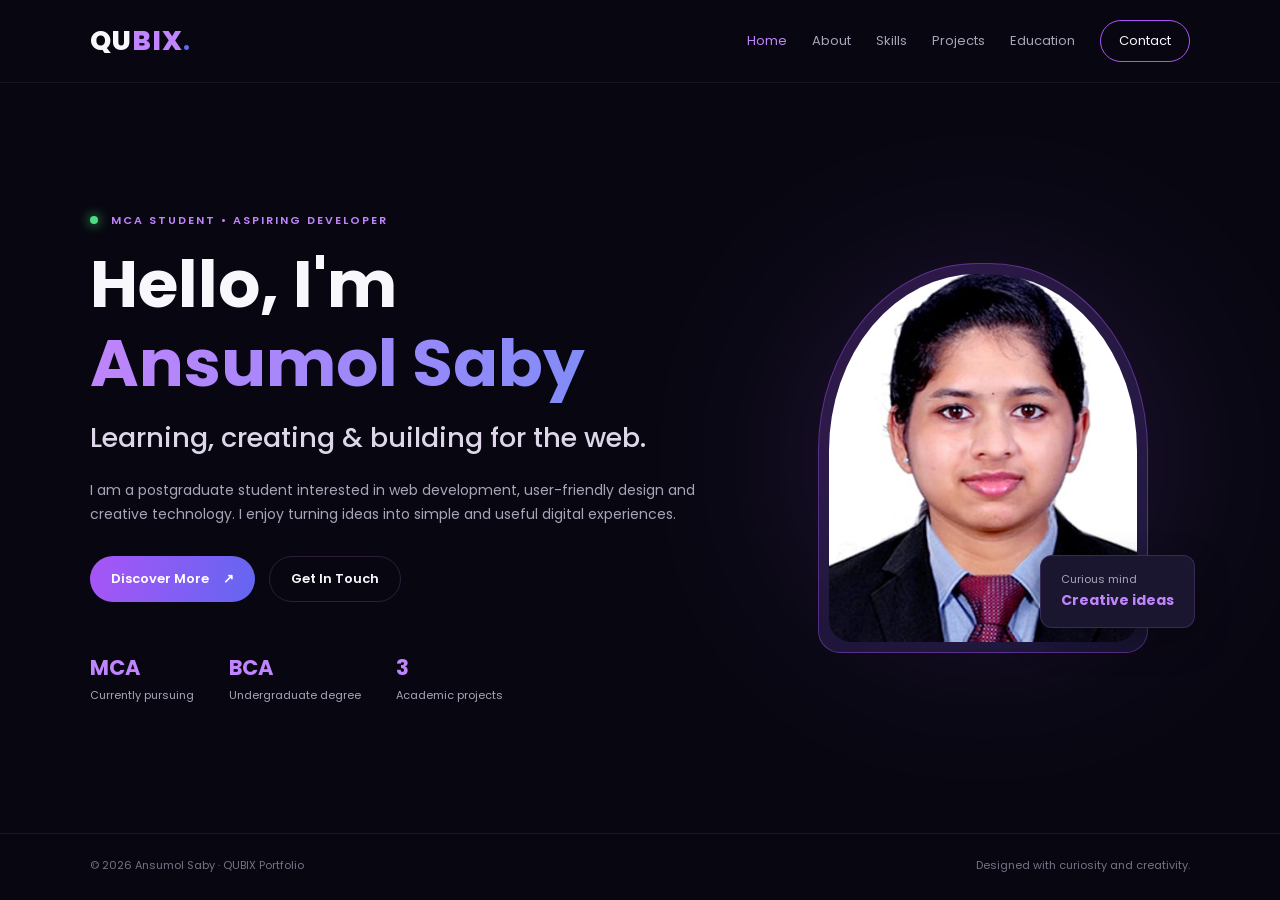
<file: index.html>
<!DOCTYPE html>
<html lang="en">
<head>
  <meta charset="UTF-8">
  <meta name="viewport" content="width=device-width, initial-scale=1.0">
  <title>QUBIX | Home</title>
  <link rel="preconnect" href="https://fonts.googleapis.com">
  <link href="https://fonts.googleapis.com/css2?family=Poppins:wght@300;400;500;600;700;800&display=swap" rel="stylesheet">
  <link rel="stylesheet" href="Assets/css/style.css">
</head>
<body>
<header class="site-header">
  <a class="logo" href="index.html">QU<span>BIX</span><small>.</small></a>
  <nav class="navbar">
    <a class="active" href="index.html">Home</a><a href="about.html">About</a><a href="skills.html">Skills</a>
    <a href="experience.html">Projects</a><a href="education.html">Education</a><a class="nav-button" href="contact.html">Contact</a>
  </nav>
</header>
<main>
  <section class="hero section-wrap">
    <div class="hero-content">
      <p class="eyebrow"><span class="status-dot"></span> MCA STUDENT • ASPIRING DEVELOPER</p>
      <h1>Hello, I'm <span class="gradient-text">Ansumol Saby</span></h1>
      <h2>Learning, creating & building for the web.</h2>
      <p class="description">I am a postgraduate student interested in web development, user-friendly design and creative technology. I enjoy turning ideas into simple and useful digital experiences.</p>
      <div class="hero-buttons"><a class="primary-btn" href="about.html">Discover More <span>↗</span></a><a class="secondary-btn" href="contact.html">Get In Touch</a></div>
      <div class="hero-bottom"><div><strong>MCA</strong><span>Currently pursuing</span></div><div><strong>BCA</strong><span>Undergraduate degree</span></div><div><strong>3</strong><span>Academic projects</span></div></div>
    </div>
    <div class="hero-image">
      <div class="image-glow"></div><div class="image-frame"><img src="Assets/image/ansu.jpeg" alt="Portrait of Ansumol Saby"></div>
      <div class="floating-text">Curious mind<br><b>Creative ideas</b></div>
    </div>
  </section>
</main>
<footer class="footer"><p>© 2026 Ansumol Saby · QUBIX Portfolio</p><p>Designed with curiosity and creativity.</p></footer>
</body>
</html>
</file>
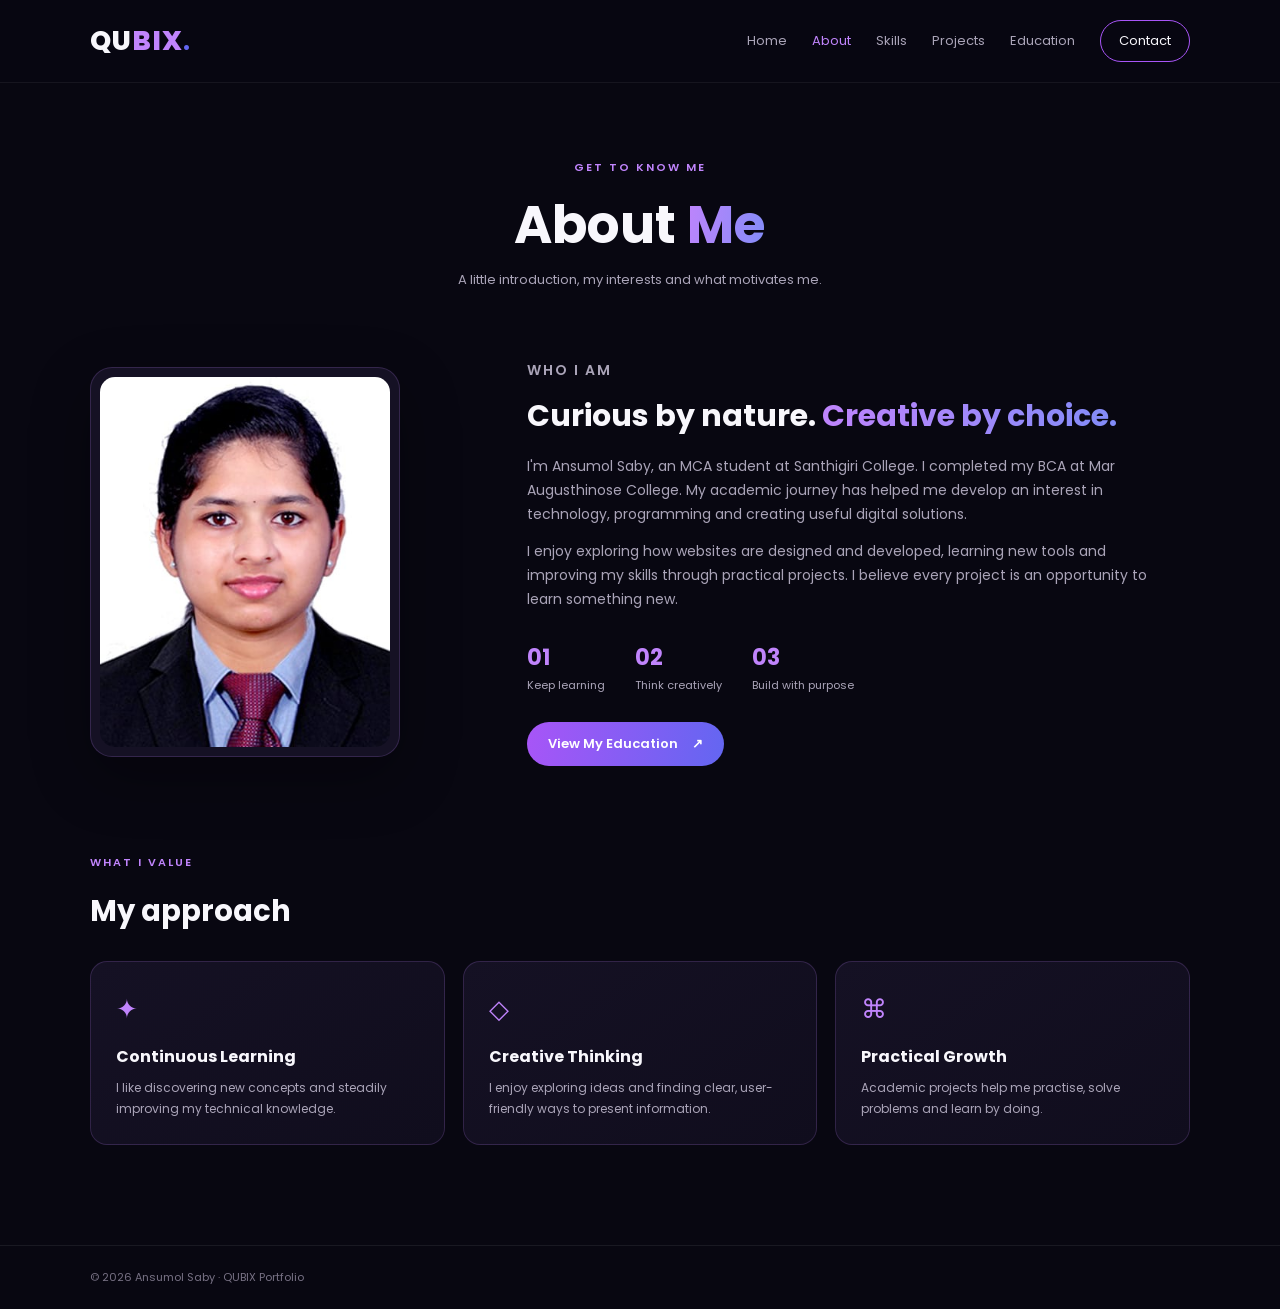
<file: about.html>
<!DOCTYPE html>
<html lang="en">
<head>
  <meta charset="UTF-8"><meta name="viewport" content="width=device-width, initial-scale=1.0">
  <title>QUBIX | About Me</title>
  <link href="https://fonts.googleapis.com/css2?family=Poppins:wght@300;400;500;600;700;800&display=swap" rel="stylesheet">
  <link rel="stylesheet" href="Assets/css/style.css">
</head>
<body>
<header class="site-header"><a class="logo" href="index.html">QU<span>BIX</span><small>.</small></a><nav class="navbar">
<a href="index.html">Home</a><a class="active" href="about.html">About</a><a href="skills.html">Skills</a><a href="experience.html">Projects</a><a href="education.html">Education</a><a class="nav-button" href="contact.html">Contact</a>
</nav></header>
<main class="page-main">
<section class="page-heading"><p class="eyebrow">GET TO KNOW ME</p><h1>About <span class="gradient-text">Me</span></h1><p>A little introduction, my interests and what motivates me.</p></section>
<section class="about-layout section-wrap">
<div class="about-photo"><img src="Assets/image/ansu.jpeg" alt="Ansumol Saby"></div>
<div class="about-copy"><p class="eyebrow">WHO I AM</p><h2>Curious by nature. <span class="gradient-text">Creative by choice.</span></h2>
<p>I'm Ansumol Saby, an MCA student at Santhigiri College. I completed my BCA at Mar Augusthinose College. My academic journey has helped me develop an interest in technology, programming and creating useful digital solutions.</p>
<p>I enjoy exploring how websites are designed and developed, learning new tools and improving my skills through practical projects. I believe every project is an opportunity to learn something new.</p>
<div class="about-facts"><div><strong>01</strong><span>Keep learning</span></div><div><strong>02</strong><span>Think creatively</span></div><div><strong>03</strong><span>Build with purpose</span></div></div>
<a class="primary-btn" href="education.html">View My Education <span>↗</span></a></div>
</section>
<section class="content-section section-wrap"><div class="section-title"><p class="eyebrow">WHAT I VALUE</p><h2>My approach</h2></div><div class="card-grid three">
<article class="info-card"><div class="card-icon">✦</div><h3>Continuous Learning</h3><p>I like discovering new concepts and steadily improving my technical knowledge.</p></article>
<article class="info-card"><div class="card-icon">◇</div><h3>Creative Thinking</h3><p>I enjoy exploring ideas and finding clear, user-friendly ways to present information.</p></article>
<article class="info-card"><div class="card-icon">⌘</div><h3>Practical Growth</h3><p>Academic projects help me practise, solve problems and learn by doing.</p></article>
</div></section>
</main>
<footer class="footer"><p>© 2026 Ansumol Saby · QUBIX Portfolio</p></footer>
</body></html>
</file>
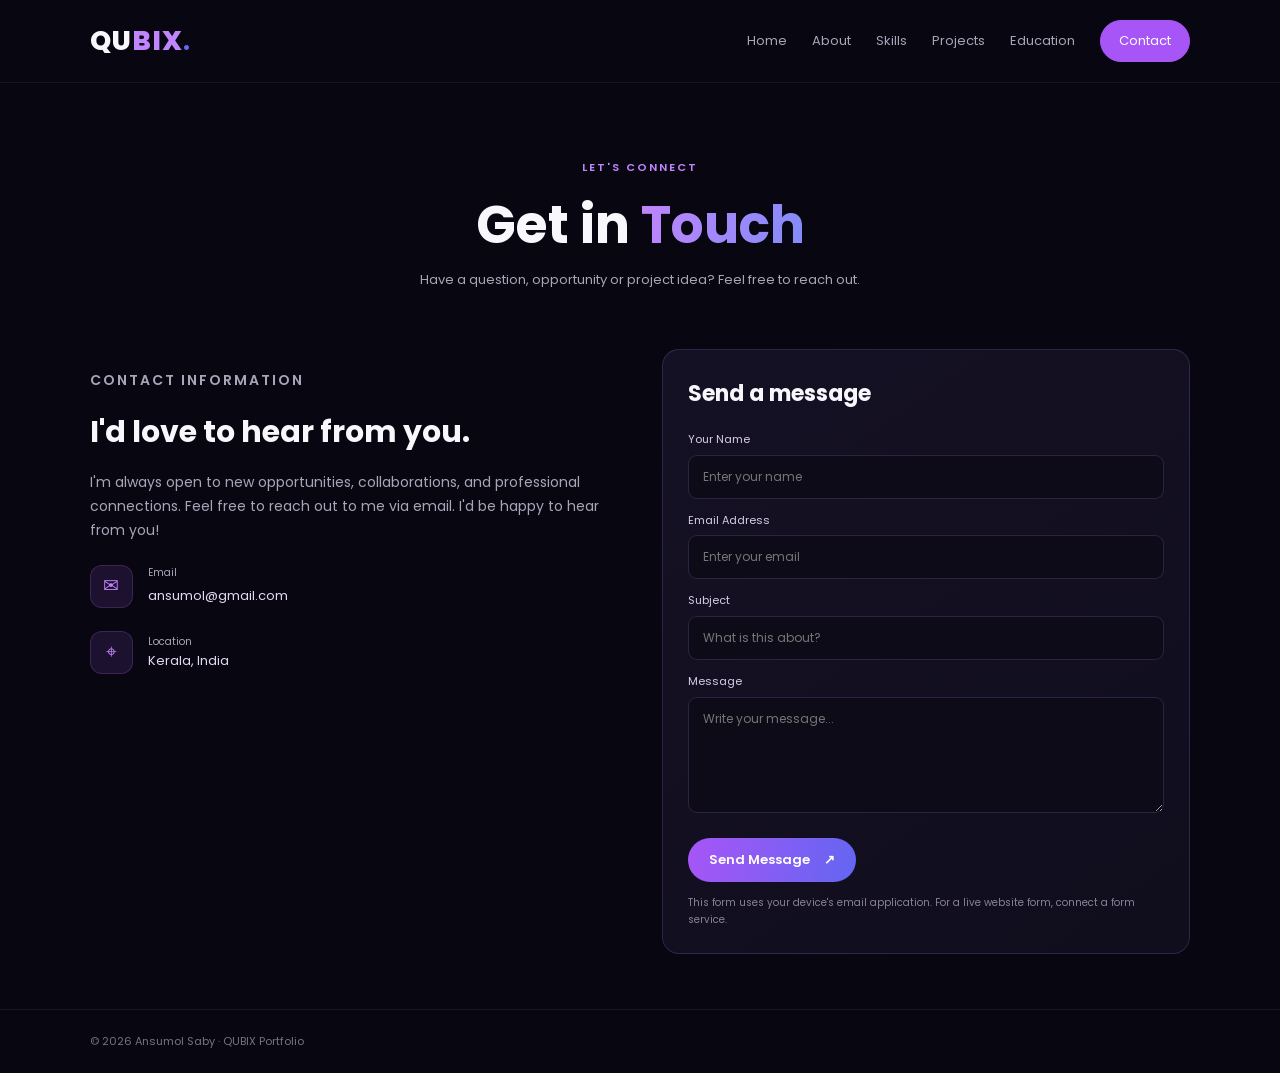
<file: contact.html>
<!DOCTYPE html>
<html lang="en">
<head>
<meta charset="UTF-8"><meta name="viewport" content="width=device-width, initial-scale=1.0"><title>QUBIX | Contact</title>
<link href="https://fonts.googleapis.com/css2?family=Poppins:wght@300;400;500;600;700;800&display=swap" rel="stylesheet"><link rel="stylesheet" href="Assets/css/style.css">
</head><body>
<header class="site-header"><a class="logo" href="index.html">QU<span>BIX</span><small>.</small></a><nav class="navbar">
<a href="index.html">Home</a><a href="about.html">About</a><a href="skills.html">Skills</a><a href="experience.html">Projects</a><a href="education.html">Education</a><a class="nav-button active" href="contact.html">Contact</a>
</nav></header>
<main class="page-main">
<section class="page-heading"><p class="eyebrow">LET'S CONNECT</p><h1>Get in <span class="gradient-text">Touch</span></h1><p>Have a question, opportunity or project idea? Feel free to reach out.</p></section>
<section class="contact-layout section-wrap">
<div class="contact-copy"><p class="eyebrow">CONTACT INFORMATION</p><h2>I'd love to hear from you.</h2><p>I'm always open to new opportunities, collaborations, and professional connections. Feel free to reach out to me via email. I'd be happy to hear from you!</p>
<div class="contact-detail"><span class="contact-icon">✉</span><div><small>Email</small><a href="mailto:YOUR_EMAIL@example.com">ansumol@gmail.com</a></div></div>
<div class="contact-detail"><span class="contact-icon">⌖</span><div><small>Location</small><p>Kerala, India</p></div></div>
</div>
<form class="contact-form" action="mailto:YOUR_EMAIL@example.com" method="post" enctype="text/plain">
<h2>Send a message</h2><label for="name">Your Name</label><input id="name" name="Name" type="text" placeholder="Enter your name" required>
<label for="email">Email Address</label><input id="email" name="Email" type="email" placeholder="Enter your email" required>
<label for="subject">Subject</label><input id="subject" name="Subject" type="text" placeholder="What is this about?">
<label for="message">Message</label><textarea id="message" name="Message" rows="5" placeholder="Write your message..." required></textarea>
<button class="primary-btn" type="submit">Send Message <span>↗</span></button>
<p class="form-note">This form uses your device's email application. For a live website form, connect a form service.</p>
</form>
</section>
</main><footer class="footer"><p>© 2026 Ansumol Saby · QUBIX Portfolio</p></footer></body></html>
</file>
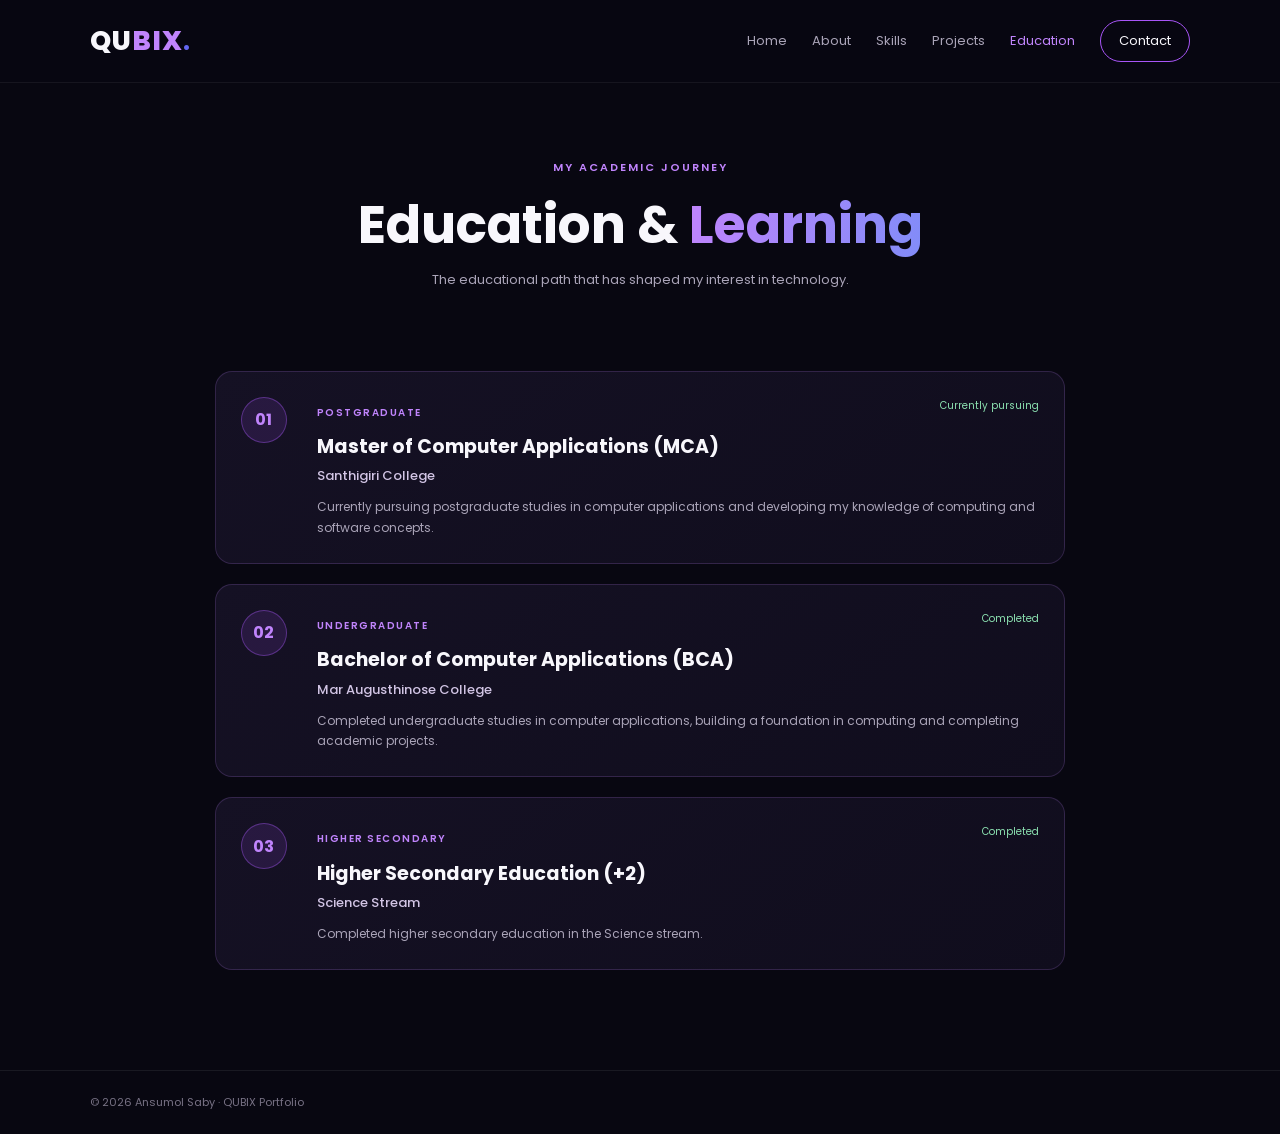
<file: education.html>
<!DOCTYPE html>
<html lang="en">
<head>
<meta charset="UTF-8"><meta name="viewport" content="width=device-width, initial-scale=1.0"><title>QUBIX | Education</title>
<link href="https://fonts.googleapis.com/css2?family=Poppins:wght@300;400;500;600;700;800&display=swap" rel="stylesheet"><link rel="stylesheet" href="Assets/css/style.css">
</head><body>
<header class="site-header"><a class="logo" href="index.html">QU<span>BIX</span><small>.</small></a><nav class="navbar">
<a href="index.html">Home</a><a href="about.html">About</a><a href="skills.html">Skills</a><a href="experience.html">Projects</a><a class="active" href="education.html">Education</a><a class="nav-button" href="contact.html">Contact</a>
</nav></header>
<main class="page-main">
<section class="page-heading"><p class="eyebrow">MY ACADEMIC JOURNEY</p><h1>Education & <span class="gradient-text">Learning</span></h1><p>The educational path that has shaped my interest in technology.</p></section>
<section class="content-section section-wrap"><div class="education-timeline">
<article class="education-card"><div class="edu-marker">01</div><div class="edu-content"><span class="edu-level">POSTGRADUATE</span><span class="edu-state">Currently pursuing</span><h2>Master of Computer Applications (MCA)</h2><h3>Santhigiri College</h3><p>Currently pursuing postgraduate studies in computer applications and developing my knowledge of computing and software concepts.</p></div></article>
<article class="education-card"><div class="edu-marker">02</div><div class="edu-content"><span class="edu-level">UNDERGRADUATE</span><span class="edu-state">Completed</span><h2>Bachelor of Computer Applications (BCA)</h2><h3>Mar Augusthinose College</h3><p>Completed undergraduate studies in computer applications, building a foundation in computing and completing academic projects.</p></div></article>
<article class="education-card"><div class="edu-marker">03</div><div class="edu-content"><span class="edu-level">HIGHER SECONDARY</span><span class="edu-state">Completed</span><h2>Higher Secondary Education (+2)</h2><h3>Science Stream</h3><p>Completed higher secondary education in the Science stream.</p></div></article>
</div></section>
</main><footer class="footer"><p>© 2026 Ansumol Saby · QUBIX Portfolio</p></footer></body></html>
</file>
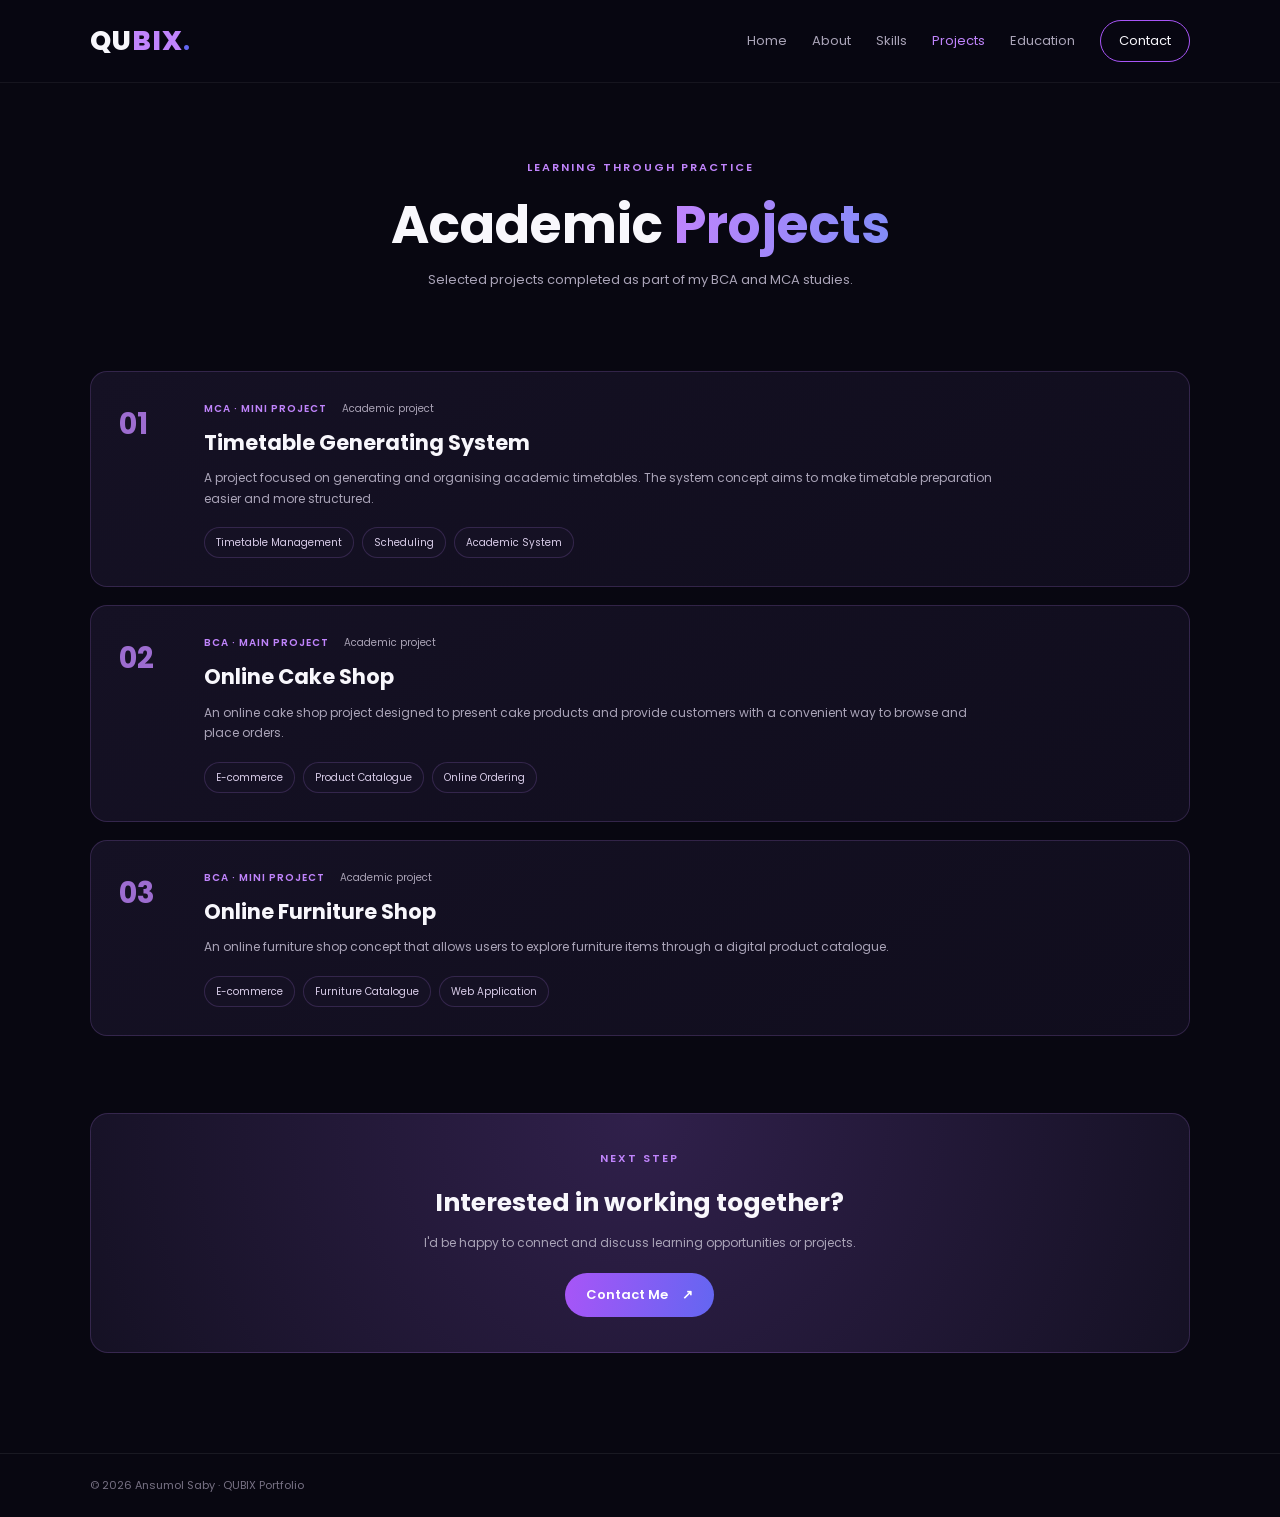
<file: experience.html>
<!DOCTYPE html>
<html lang="en">
<head>
<meta charset="UTF-8"><meta name="viewport" content="width=device-width, initial-scale=1.0"><title>QUBIX | Projects</title>
<link href="https://fonts.googleapis.com/css2?family=Poppins:wght@300;400;500;600;700;800&display=swap" rel="stylesheet"><link rel="stylesheet" href="Assets/css/style.css">
</head><body>
<header class="site-header"><a class="logo" href="index.html">QU<span>BIX</span><small>.</small></a><nav class="navbar">
<a href="index.html">Home</a><a href="about.html">About</a><a href="skills.html">Skills</a><a class="active" href="experience.html">Projects</a><a href="education.html">Education</a><a class="nav-button" href="contact.html">Contact</a>
</nav></header>
<main class="page-main">
<section class="page-heading"><p class="eyebrow">LEARNING THROUGH PRACTICE</p><h1>Academic <span class="gradient-text">Projects</span></h1><p>Selected projects completed as part of my BCA and MCA studies.</p></section>
<section class="content-section section-wrap"><div class="project-list">
<article class="project-card"><div class="project-number">01</div><div class="project-body"><div class="project-meta"><span>MCA · MINI PROJECT</span><span class="project-status">Academic project</span></div><h2>Timetable Generating System</h2><p>A project focused on generating and organising academic timetables. The system concept aims to make timetable preparation easier and more structured.</p><div class="tag-list compact"><span>Timetable Management</span><span>Scheduling</span><span>Academic System</span></div></div></article>
<article class="project-card"><div class="project-number">02</div><div class="project-body"><div class="project-meta"><span>BCA · MAIN PROJECT</span><span class="project-status">Academic project</span></div><h2>Online Cake Shop</h2><p>An online cake shop project designed to present cake products and provide customers with a convenient way to browse and place orders.</p><div class="tag-list compact"><span>E-commerce</span><span>Product Catalogue</span><span>Online Ordering</span></div></div></article>
<article class="project-card"><div class="project-number">03</div><div class="project-body"><div class="project-meta"><span>BCA · MINI PROJECT</span><span class="project-status">Academic project</span></div><h2>Online Furniture Shop</h2><p>An online furniture shop concept that allows users to explore furniture items through a digital product catalogue.</p><div class="tag-list compact"><span>E-commerce</span><span>Furniture Catalogue</span><span>Web Application</span></div></div></article>
</div></section>
<section class="content-section section-wrap"><div class="callout"><p class="eyebrow">NEXT STEP</p><h2>Interested in working together?</h2><p>I'd be happy to connect and discuss learning opportunities or projects.</p><a class="primary-btn" href="contact.html">Contact Me <span>↗</span></a></div></section>
</main><footer class="footer"><p>© 2026 Ansumol Saby · QUBIX Portfolio</p></footer></body></html>
</file>
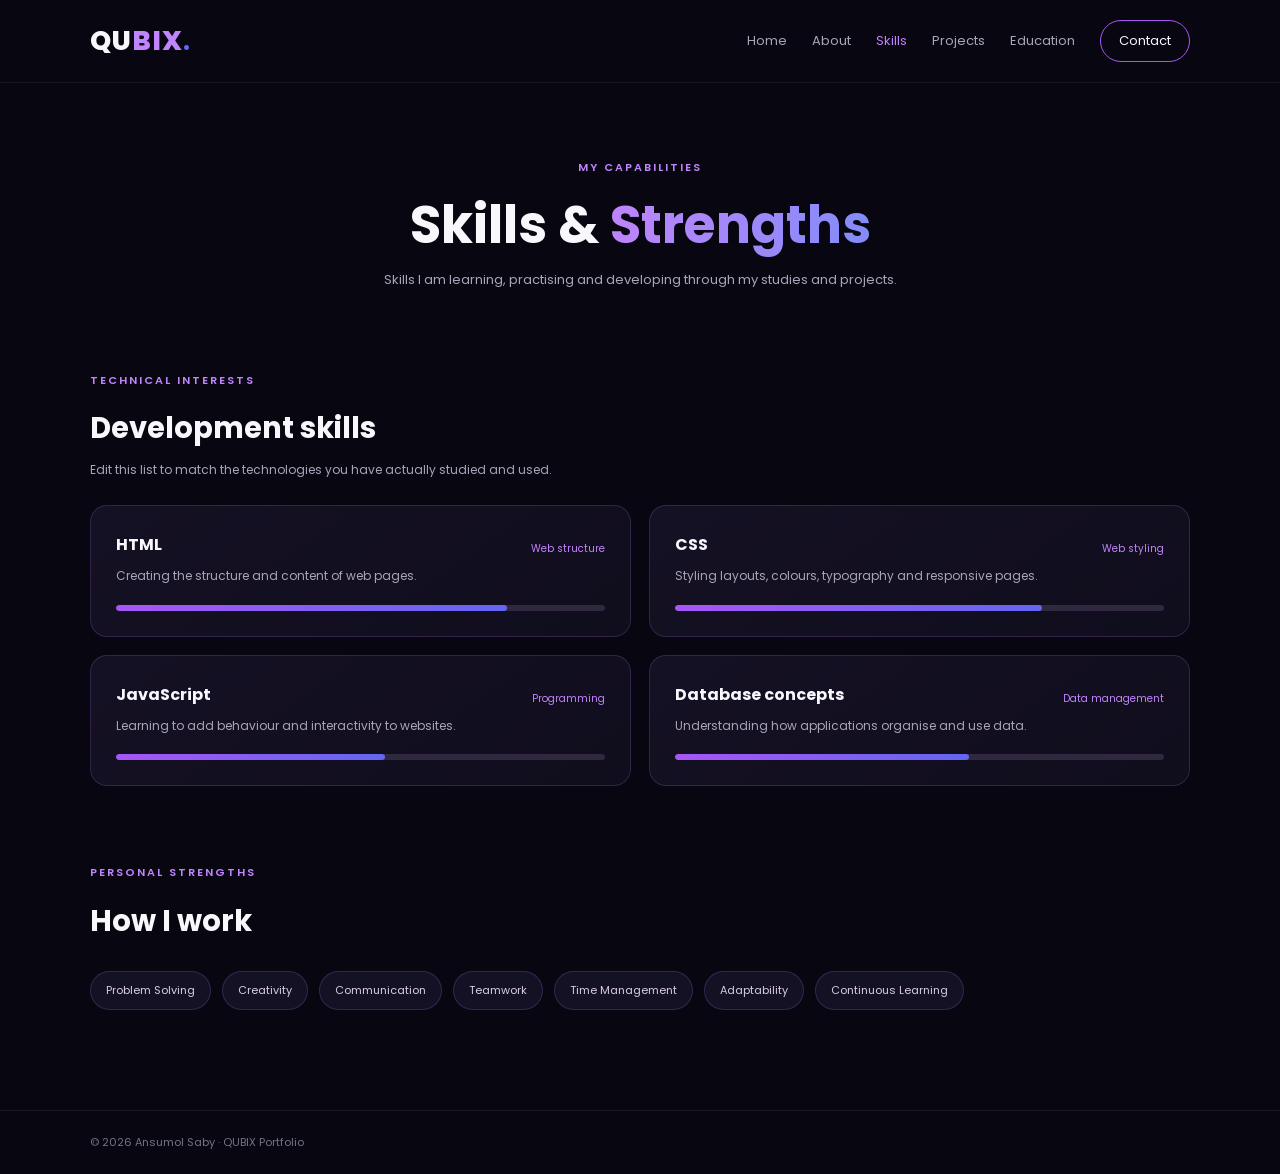
<file: skills.html>
<!DOCTYPE html>
<html lang="en">
<head>
<meta charset="UTF-8"><meta name="viewport" content="width=device-width, initial-scale=1.0"><title>QUBIX | Skills</title>
<link href="https://fonts.googleapis.com/css2?family=Poppins:wght@300;400;500;600;700;800&display=swap" rel="stylesheet"><link rel="stylesheet" href="Assets/css/style.css">
</head><body>
<header class="site-header"><a class="logo" href="index.html">QU<span>BIX</span><small>.</small></a><nav class="navbar">
<a href="index.html">Home</a><a href="about.html">About</a><a class="active" href="skills.html">Skills</a><a href="experience.html">Projects</a><a href="education.html">Education</a><a class="nav-button" href="contact.html">Contact</a>
</nav></header>
<main class="page-main">
<section class="page-heading"><p class="eyebrow">MY CAPABILITIES</p><h1>Skills & <span class="gradient-text">Strengths</span></h1><p>Skills I am learning, practising and developing through my studies and projects.</p></section>
<section class="content-section section-wrap"><div class="section-title"><p class="eyebrow">TECHNICAL INTERESTS</p><h2>Development skills</h2><p class="muted">Edit this list to match the technologies you have actually studied and used.</p></div>
<div class="card-grid two">
<article class="skill-card"><div class="skill-heading"><h3>HTML</h3><span>Web structure</span></div><p>Creating the structure and content of web pages.</p><div class="skill-track"><span style="width:80%"></span></div></article>
<article class="skill-card"><div class="skill-heading"><h3>CSS</h3><span>Web styling</span></div><p>Styling layouts, colours, typography and responsive pages.</p><div class="skill-track"><span style="width:75%"></span></div></article>
<article class="skill-card"><div class="skill-heading"><h3>JavaScript</h3><span>Programming</span></div><p>Learning to add behaviour and interactivity to websites.</p><div class="skill-track"><span style="width:55%"></span></div></article>
<article class="skill-card"><div class="skill-heading"><h3>Database concepts</h3><span>Data management</span></div><p>Understanding how applications organise and use data.</p><div class="skill-track"><span style="width:60%"></span></div></article>
</div></section>
<section class="content-section section-wrap"><div class="section-title"><p class="eyebrow">PERSONAL STRENGTHS</p><h2>How I work</h2></div><div class="tag-list"><span>Problem Solving</span><span>Creativity</span><span>Communication</span><span>Teamwork</span><span>Time Management</span><span>Adaptability</span><span>Continuous Learning</span></div></section>
</main><footer class="footer"><p>© 2026 Ansumol Saby · QUBIX Portfolio</p></footer></body></html>
</file>
<file: Assets/css/style.css>
/* QUBIX - SHARED RESPONSIVE STYLESHEET */
:root{--bg:#080711;--panel:#151124;--panel2:#1b1630;--purple:#a855f7;--lavender:#c084fc;--blue:#6366f1;--white:#f8f7fc;--muted:#aaa4b8;--line:rgba(192,132,252,.18)}
*{margin:0;padding:0;box-sizing:border-box}
html{scroll-behavior:smooth}
body{font-family:'Poppins',sans-serif;background:var(--bg);color:var(--white);line-height:1.7}
a{color:inherit;text-decoration:none}
.site-header{width:100%;min-height:82px;padding:18px 7%;display:flex;align-items:center;justify-content:space-between;gap:25px;background:rgba(8,7,17,.94);border-bottom:1px solid rgba(255,255,255,.06);position:relative;z-index:5}
.logo{font-size:27px;font-weight:800;letter-spacing:1px}.logo span{color:var(--lavender)}.logo small{color:var(--blue)}
.navbar{display:flex;align-items:center;gap:25px;flex-wrap:wrap}.navbar a{font-size:13px;color:var(--muted);transition:.25s}.navbar a:hover,.navbar a.active{color:var(--lavender)}
.navbar .nav-button{padding:9px 18px;border:1px solid var(--purple);border-radius:30px;color:var(--white)}
.navbar .nav-button:hover,.navbar .nav-button.active{background:var(--purple);color:white}
.section-wrap{width:min(1120px,86%);margin:auto}
.hero{min-height:calc(100vh - 150px);display:grid;grid-template-columns:1.2fr .8fr;align-items:center;gap:65px;padding-top:65px;padding-bottom:65px}
.eyebrow{font-size:11px;font-weight:600;letter-spacing:2px;color:var(--lavender);margin-bottom:15px}
.status-dot{display:inline-block;width:8px;height:8px;border-radius:50%;background:#4ade80;margin-right:8px;box-shadow:0 0 12px #4ade80}
.hero h1{font-size:clamp(38px,5.5vw,66px);line-height:1.2;font-weight:700;margin-bottom:12px}.gradient-text{background:linear-gradient(100deg,#c084fc,#818cf8);-webkit-background-clip:text;background-clip:text;color:transparent}
.hero h2{font-size:clamp(19px,2.2vw,27px);font-weight:500;color:#ddd7e9;margin-bottom:18px}.description,.about-copy>p,.contact-copy>p{color:var(--muted);font-size:14px;max-width:620px}
.hero-buttons{display:flex;gap:14px;flex-wrap:wrap;margin-top:30px}
.primary-btn,.secondary-btn{display:inline-flex;align-items:center;justify-content:center;gap:14px;padding:12px 21px;border-radius:30px;font:600 13px 'Poppins',sans-serif;cursor:pointer;transition:.25s}
.primary-btn{background:linear-gradient(100deg,var(--purple),var(--blue));color:white;border:0}.primary-btn:hover{transform:translateY(-3px);box-shadow:0 10px 25px #a855f744}
.secondary-btn{border:1px solid var(--line);color:var(--white)}.secondary-btn:hover{border-color:var(--lavender);color:var(--lavender)}
.hero-bottom{display:flex;gap:35px;margin-top:48px;flex-wrap:wrap}.hero-bottom div{display:flex;flex-direction:column}.hero-bottom strong{font-size:21px;color:var(--lavender)}.hero-bottom span{font-size:11px;color:var(--muted)}
.hero-image{position:relative;display:flex;justify-content:center;align-items:center;min-height:410px}.image-glow{position:absolute;width:300px;height:300px;background:var(--purple);filter:blur(100px);opacity:.24;border-radius:50%}
.image-frame{position:relative;width:min(330px,80vw);height:390px;padding:10px;border:1px solid #a855f766;border-radius:48% 48% 22px 22px;background:linear-gradient(145deg,#a855f733,#6366f122);overflow:hidden}
.image-frame img,.about-photo img{width:100%;height:100%;object-fit:cover;border-radius:inherit}
.floating-text{position:absolute;right:-5px;bottom:35px;padding:14px 20px;background:var(--panel2);border:1px solid var(--line);border-radius:12px;font-size:11px;color:var(--muted);box-shadow:0 12px 35px #0005}.floating-text b{color:var(--lavender);font-size:14px}
.footer{border-top:1px solid rgba(255,255,255,.07);padding:22px 7%;display:flex;justify-content:space-between;gap:15px;flex-wrap:wrap;color:#777184;font-size:11px}
.page-main{min-height:75vh;padding-bottom:55px}.page-heading{text-align:center;padding:75px 20px 48px}.page-heading h1{font-size:clamp(34px,5vw,52px);line-height:1.25;margin-bottom:12px}.page-heading>p:last-child{color:var(--muted);font-size:13px}
.about-layout{display:grid;grid-template-columns:.72fr 1.28fr;gap:65px;align-items:center;padding-top:20px;padding-bottom:55px}
.about-photo{height:390px;max-width:310px;border:1px solid var(--line);padding:9px;border-radius:22px;background:var(--panel);box-shadow:0 20px 60px #0005}.about-photo img{border-radius:15px}
.about-copy h2,.contact-copy h2{font-size:30px;line-height:1.35;margin-bottom:18px}.about-copy>p{margin-bottom:14px}
.about-facts{display:flex;gap:30px;margin:27px 0}.about-facts div{display:flex;flex-direction:column}.about-facts strong{color:var(--lavender);font-size:22px}.about-facts span{font-size:11px;color:var(--muted)}
.content-section{padding-top:32px;padding-bottom:45px}.section-title{margin-bottom:25px}.section-title h2{font-size:29px}.muted{color:var(--muted);font-size:12px;margin-top:6px}
.card-grid{display:grid;gap:18px}.card-grid.three{grid-template-columns:repeat(3,1fr)}.card-grid.two{grid-template-columns:repeat(2,1fr)}
.info-card,.skill-card,.project-card,.education-card,.contact-form{background:linear-gradient(145deg,var(--panel),#100d1d);border:1px solid var(--line);border-radius:17px;padding:25px}
.card-icon{font-size:26px;color:var(--lavender);margin-bottom:12px}.info-card h3,.skill-card h3{font-size:16px;margin-bottom:8px}.info-card p,.skill-card p{font-size:12px;color:var(--muted)}
.skill-heading{display:flex;align-items:center;justify-content:space-between;gap:10px}.skill-heading span{font-size:10px;color:var(--lavender)}.skill-track{height:6px;background:#30283e;border-radius:10px;margin-top:18px;overflow:hidden}.skill-track span{display:block;height:100%;border-radius:10px;background:linear-gradient(90deg,var(--purple),var(--blue))}
.tag-list{display:flex;flex-wrap:wrap;gap:11px}.tag-list span{padding:9px 15px;border:1px solid var(--line);border-radius:30px;background:#151124;color:#d8cce8;font-size:11px}.tag-list.compact{margin-top:18px;gap:8px}.tag-list.compact span{font-size:10px;padding:6px 11px}
.project-list{display:grid;gap:18px}.project-card{display:grid;grid-template-columns:65px 1fr;gap:20px;padding:28px}.project-number{font-size:29px;font-weight:700;color:var(--lavender);opacity:.8}.project-meta{display:flex;gap:15px;align-items:center;flex-wrap:wrap;font-size:10px;letter-spacing:1px;color:var(--lavender);font-weight:600}.project-status{color:#a9a2b5;letter-spacing:0;font-weight:400}.project-body h2{font-size:21px;margin:8px 0}.project-body p,.edu-content p{font-size:12px;color:var(--muted);max-width:800px}
.callout{text-align:center;padding:35px;background:radial-gradient(circle at top,#30204b,var(--panel));border:1px solid var(--line);border-radius:18px}.callout h2{font-size:25px;margin-bottom:8px}.callout>p:not(.eyebrow){color:var(--muted);font-size:12px;margin-bottom:20px}
.education-timeline{display:grid;gap:20px;max-width:850px;margin:auto}.education-card{display:grid;grid-template-columns:58px 1fr;gap:18px}.edu-marker{width:46px;height:46px;display:grid;place-items:center;border-radius:50%;background:#a855f722;border:1px solid #a855f766;color:var(--lavender);font-weight:700}.edu-level{font-size:10px;letter-spacing:1.5px;color:var(--lavender);font-weight:600}.edu-state{float:right;font-size:10px;color:#8be0b0}.edu-content h2{font-size:19px;margin:7px 0 2px}.edu-content h3{font-size:13px;color:#d2c5e5;font-weight:500;margin-bottom:10px}
.contact-layout{display:grid;grid-template-columns:1fr 1fr;gap:45px;align-items:start;padding-top:10px}.contact-copy{padding:20px 0}.contact-copy>p{margin-bottom:20px}.contact-detail{display:flex;align-items:center;gap:15px;margin-top:22px}.contact-icon{width:43px;height:43px;display:grid;place-items:center;background:#a855f722;border:1px solid var(--line);border-radius:12px;color:var(--lavender);font-size:19px}.contact-detail small{display:block;color:var(--muted);font-size:10px}.contact-detail a,.contact-detail p{font-size:13px;color:#e4d8f3}
.contact-form h2{font-size:22px;margin-bottom:18px}.contact-form label{display:block;font-size:11px;color:#d8cce8;margin:12px 0 6px}.contact-form input,.contact-form textarea{width:100%;padding:12px 14px;border:1px solid var(--line);border-radius:9px;background:#0d0b17;color:white;font:12px 'Poppins',sans-serif;outline:none}.contact-form input:focus,.contact-form textarea:focus{border-color:var(--purple)}.contact-form textarea{resize:vertical}.contact-form button{margin-top:17px}.form-note{font-size:10px;color:#888195;margin-top:12px}
@media(max-width:900px){.site-header{padding:17px 5%;align-items:flex-start;flex-direction:column}.navbar{gap:15px}.hero{gap:25px}.about-layout{gap:35px}.contact-layout{gap:25px}}
@media(max-width:650px){.section-wrap{width:90%}.hero{grid-template-columns:1fr;padding-top:55px;text-align:center}.hero-content .description{margin:auto}.hero-buttons,.hero-bottom{justify-content:center}.hero-image{min-height:350px}.image-frame{height:330px;width:270px}.floating-text{right:2%}.page-heading{padding-top:55px}.about-layout,.contact-layout{grid-template-columns:1fr}.about-photo{margin:auto;width:270px;height:330px}.card-grid.three,.card-grid.two{grid-template-columns:1fr}.project-card{grid-template-columns:40px 1fr;padding:20px;gap:12px}.project-number{font-size:23px}.education-card{grid-template-columns:42px 1fr;padding:20px 15px}.edu-marker{width:38px;height:38px;font-size:12px}.edu-content h2{font-size:16px}.footer{justify-content:center;text-align:center}.navbar{gap:10px 16px}.navbar a{font-size:12px}}
@media(max-width:400px){.navbar{gap:9px 12px}.navbar a{font-size:11px}.hero h1{font-size:36px}.hero-bottom{gap:20px}.edu-state{float:none;display:block;margin-top:5px}}
</file>
